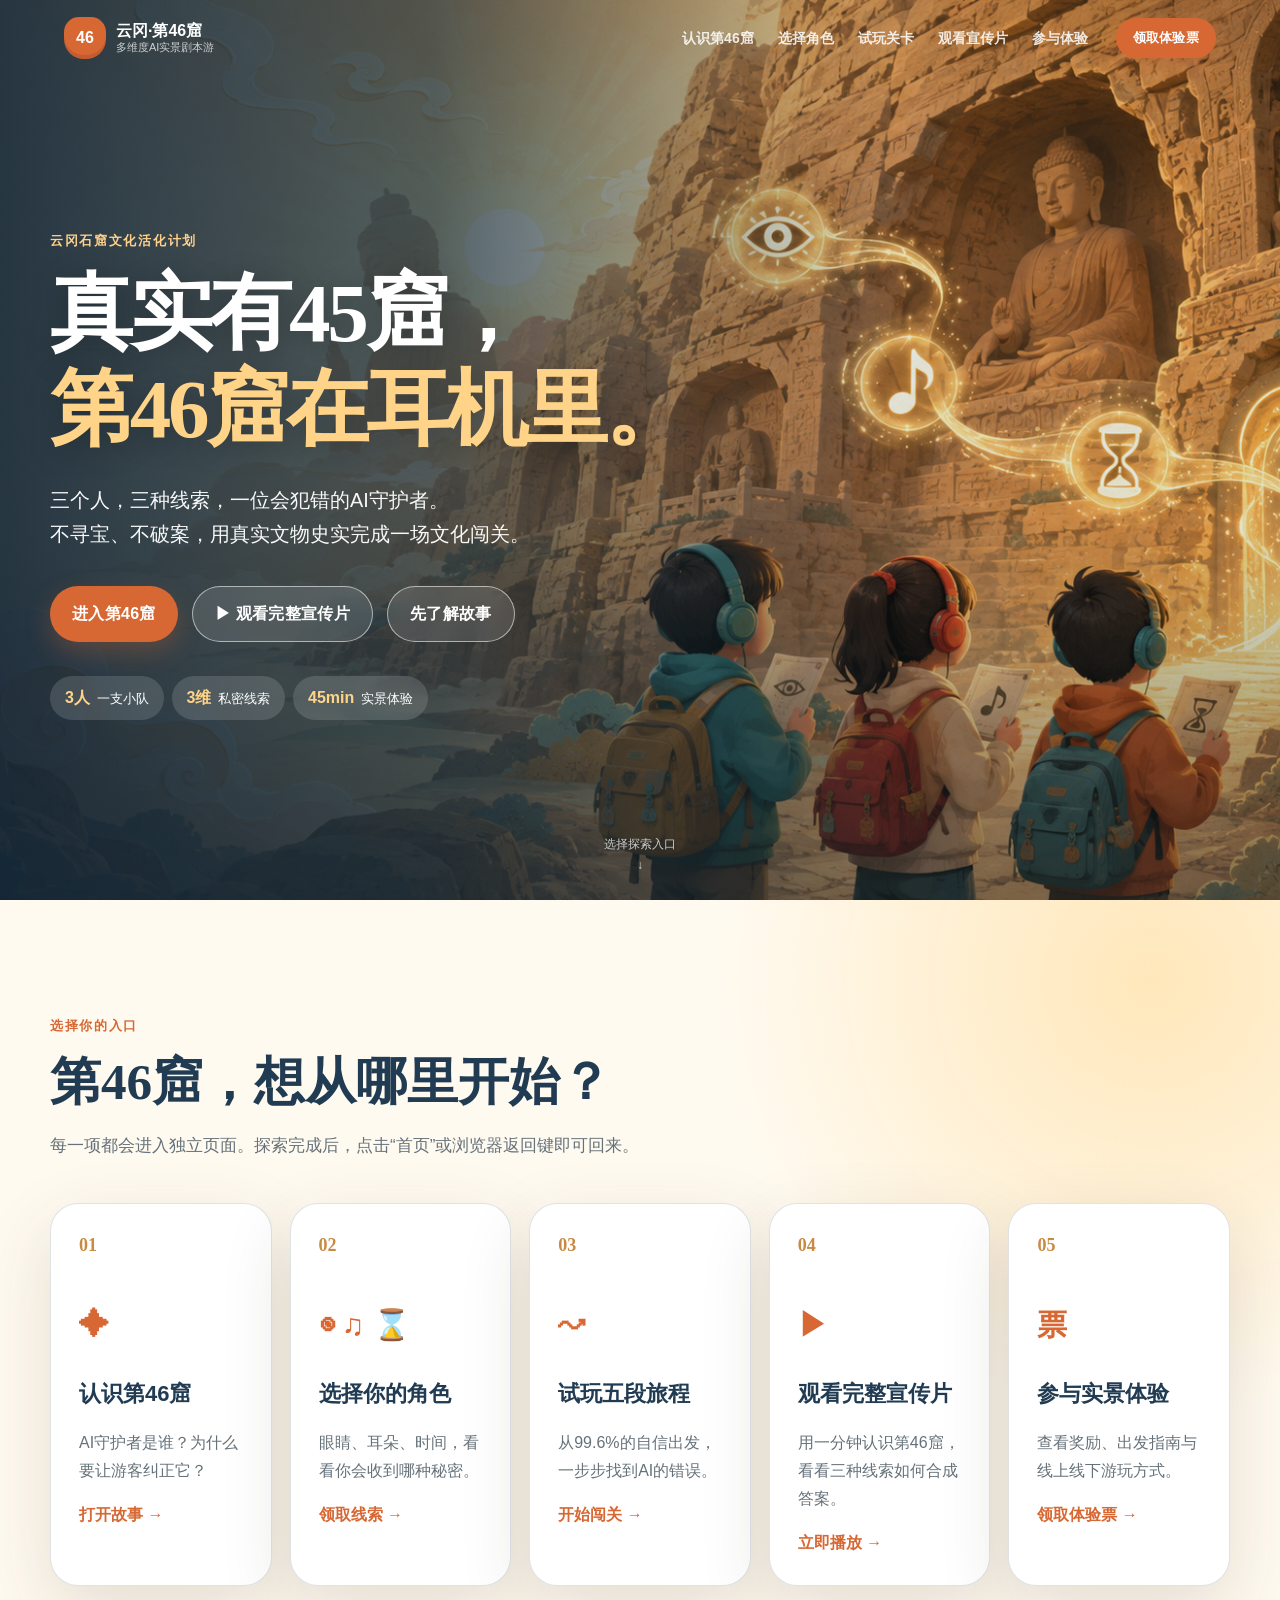
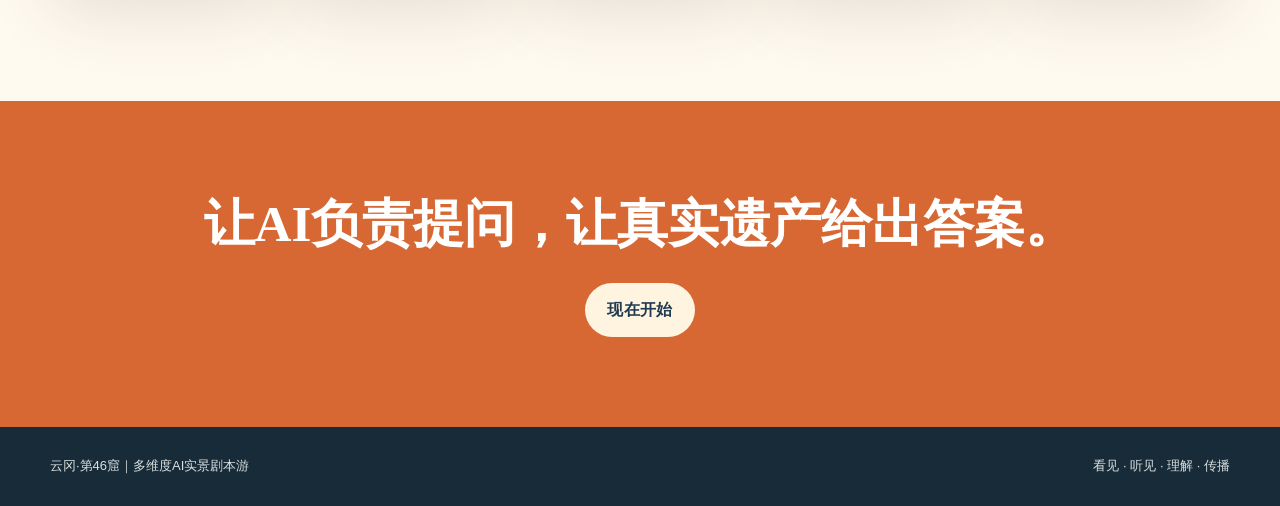
<file: index.html>
<!doctype html>
<html lang="zh-CN">
<head>
  <meta charset="utf-8"><meta name="viewport" content="width=device-width, initial-scale=1">
  <meta name="theme-color" content="#d76834"><meta name="description" content="云冈·第46窟——多维度AI实景剧本游">
  <title>云冈·第46窟｜首页</title><link rel="stylesheet" href="styles.css">
</head>
<body class="home-page">
  <header class="topbar" id="topbar">
    <a class="brand" href="index.html"><span class="brand-mark">46</span><span><b>云冈·第46窟</b><small>多维度AI实景剧本游</small></span></a>
    <button class="menu-button" id="menuButton" aria-expanded="false" aria-controls="mainNav">菜单</button>
    <nav id="mainNav"><a href="idea.html">认识第46窟</a><a href="roles.html">选择角色</a><a href="journey.html">试玩关卡</a><a href="video.html">观看宣传片</a><a href="experience.html">参与体验</a></nav>
    <a class="pill small primary" href="experience.html">领取体验票</a>
  </header>
  <main>
    <section class="hero" aria-labelledby="heroTitle"><div class="hero-image" role="img" aria-label="三位戴耳机的少年在云冈石窟前寻找线索"></div><div class="hero-wash"></div>
      <div class="hero-content"><p class="eyebrow">云冈石窟文化活化计划</p><h1 id="heroTitle">真实有45窟，<br><span>第46窟在耳机里。</span></h1><p class="hero-lead">三个人，三种线索，一位会犯错的AI守护者。<br>不寻宝、不破案，用真实文物史实完成一场文化闯关。</p>
        <div class="hero-actions"><a class="pill primary" href="journey.html">进入第46窟</a><a class="pill ghost" href="video.html">▶ 观看完整宣传片</a><a class="pill ghost" href="idea.html">先了解故事</a></div><div class="hero-stats"><span><b>3人</b> 一支小队</span><span><b>3维</b> 私密线索</span><span><b>45min</b> 实景体验</span></div></div>
      <a class="scroll-cue" href="#choose">选择探索入口 <span>↓</span></a>
    </section>
    <section class="section home-choose" id="choose"><div class="section-heading"><p class="eyebrow">选择你的入口</p><h2>第46窟，想从哪里开始？</h2><p>每一项都会进入独立页面。探索完成后，点击“首页”或浏览器返回键即可回来。</p></div>
      <div class="portal-grid">
        <a class="portal-card" href="idea.html"><span>01</span><div class="portal-icon">✦</div><h3>认识第46窟</h3><p>AI守护者是谁？为什么要让游客纠正它？</p><b>打开故事 →</b></a>
        <a class="portal-card" href="roles.html"><span>02</span><div class="portal-icon">◉ ♫ ⌛</div><h3>选择你的角色</h3><p>眼睛、耳朵、时间，看看你会收到哪种秘密。</p><b>领取线索 →</b></a>
        <a class="portal-card" href="journey.html"><span>03</span><div class="portal-icon">↝</div><h3>试玩五段旅程</h3><p>从99.6%的自信出发，一步步找到AI的错误。</p><b>开始闯关 →</b></a>
        <a class="portal-card" href="video.html"><span>04</span><div class="portal-icon">▶</div><h3>观看完整宣传片</h3><p>用一分钟认识第46窟，看看三种线索如何合成答案。</p><b>立即播放 →</b></a>
        <a class="portal-card" href="experience.html"><span>05</span><div class="portal-icon">票</div><h3>参与实景体验</h3><p>查看奖励、出发指南与线上线下游玩方式。</p><b>领取体验票 →</b></a>
      </div>
    </section>
    <section class="home-manifesto"><p>让AI负责提问，让真实遗产给出答案。</p><a class="pill light" href="journey.html">现在开始</a></section>
  </main>
  <footer><span>云冈·第46窟｜多维度AI实景剧本游</span><span>看见 · 听见 · 理解 · 传播</span></footer><script src="script.js"></script>
</body></html>
</file>
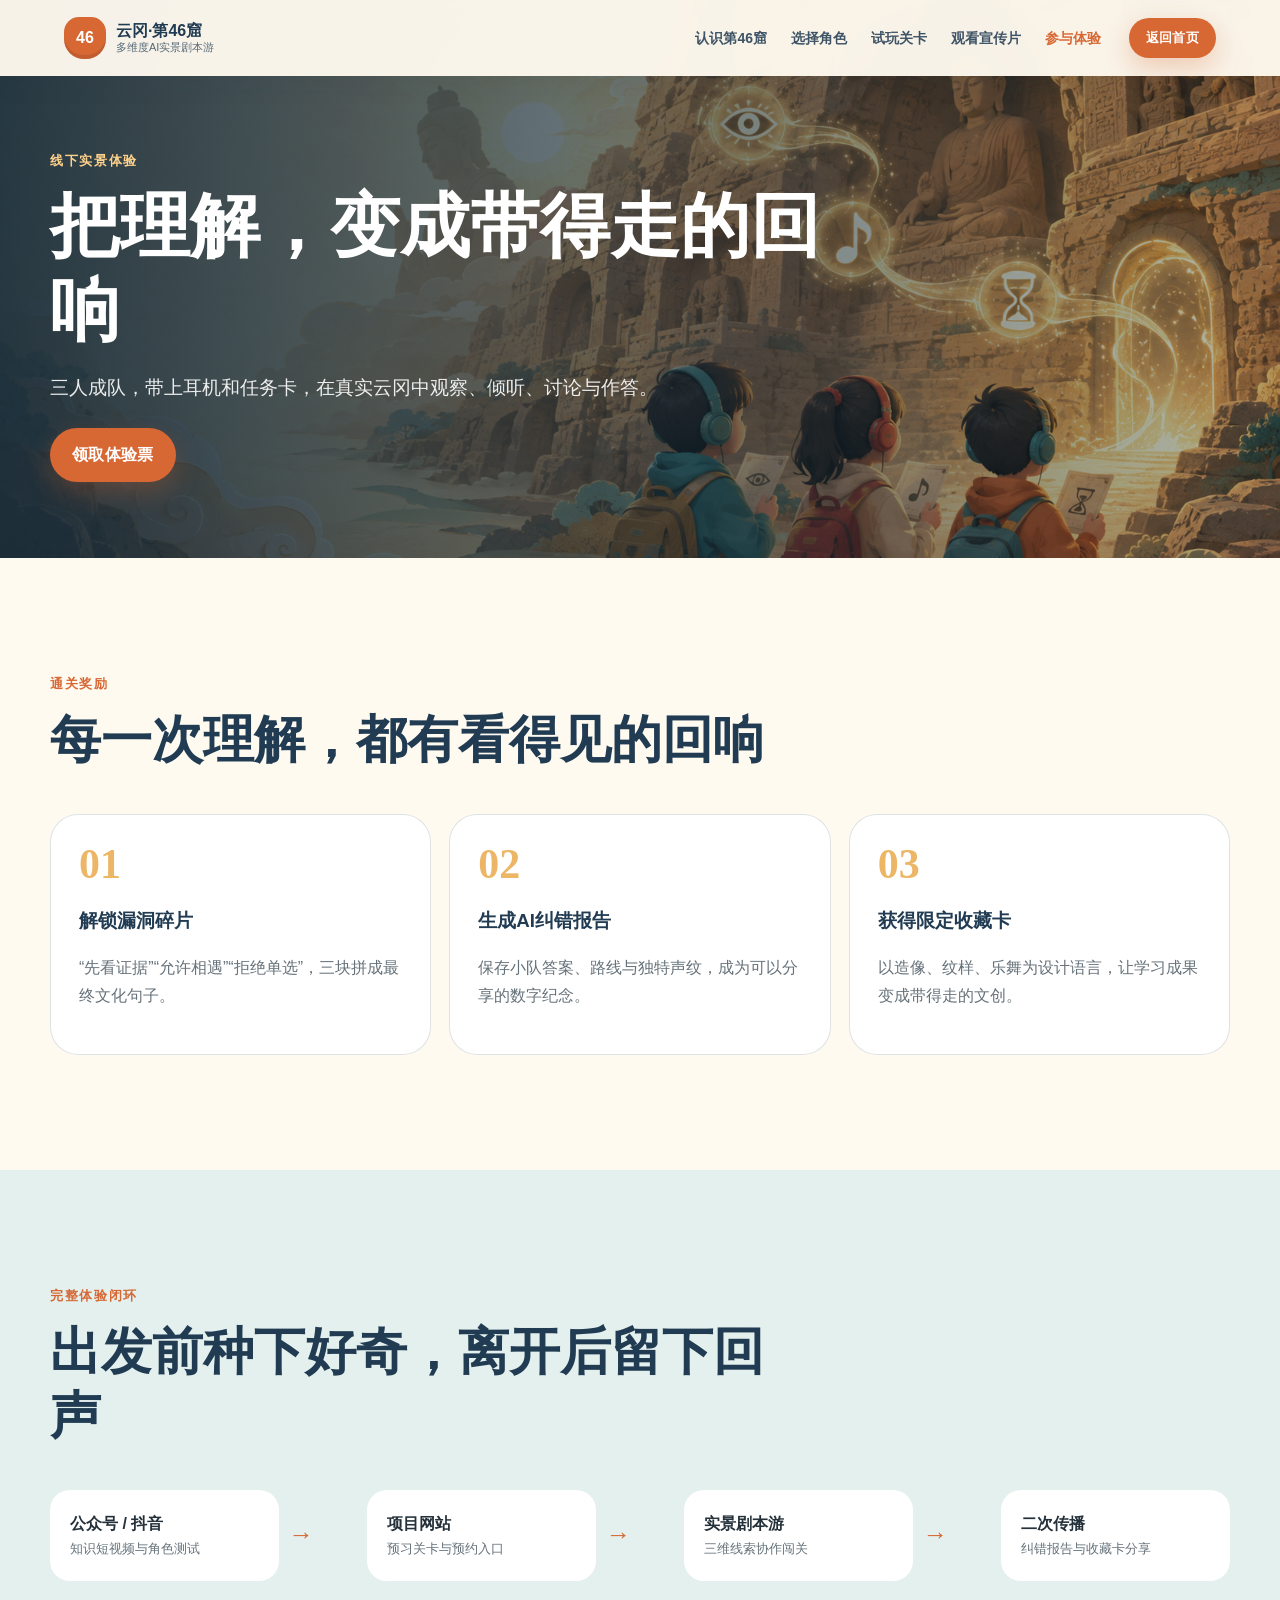
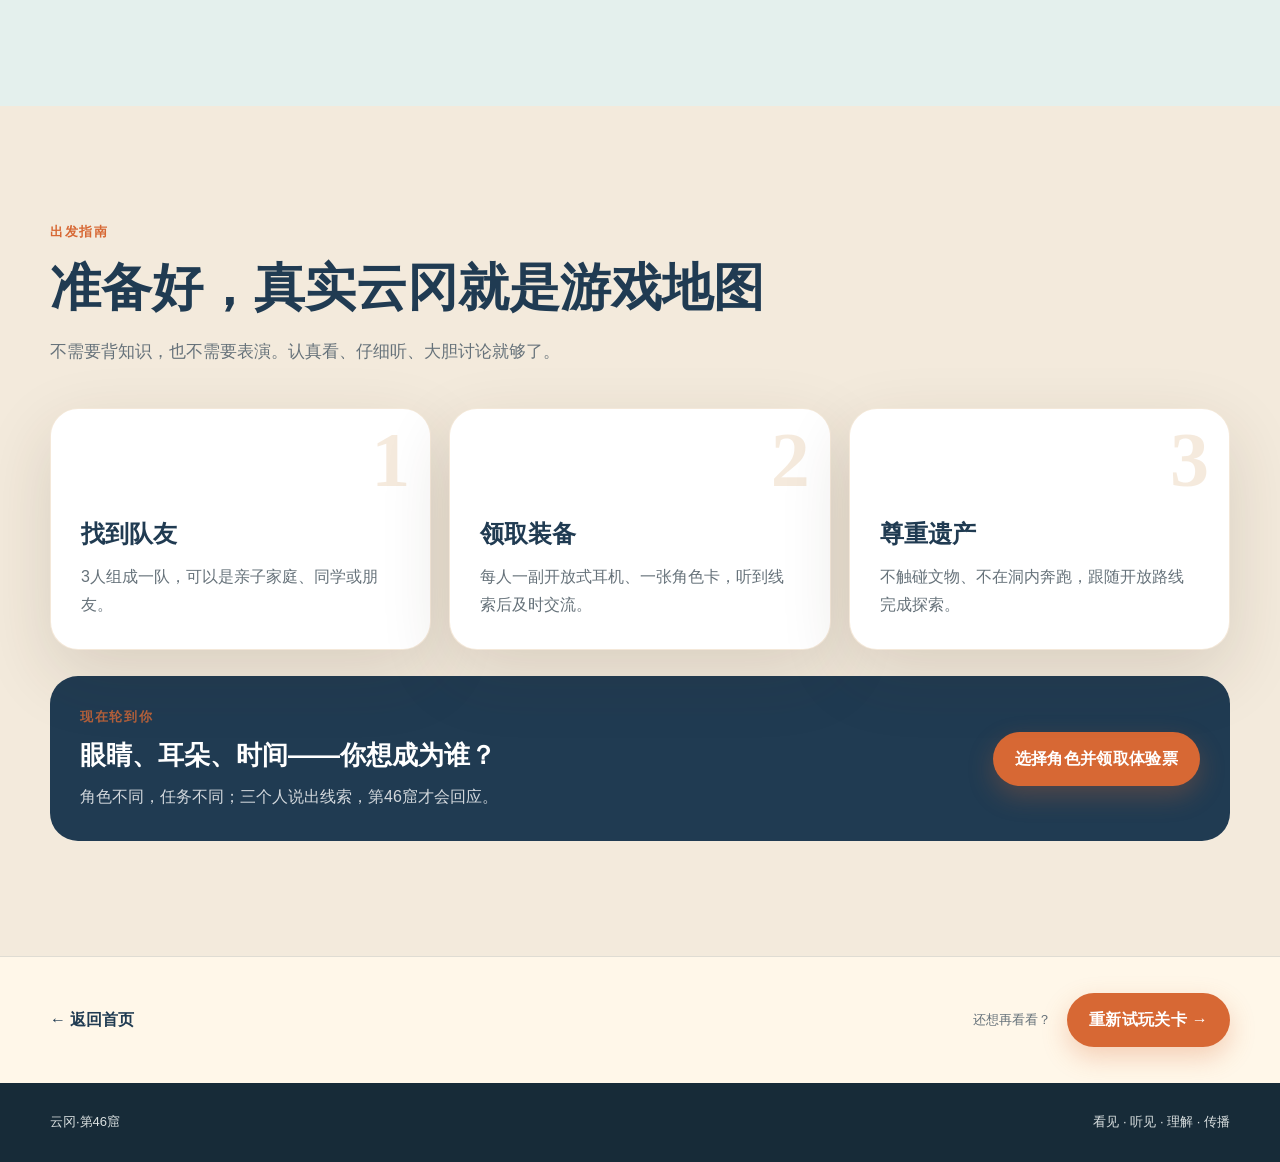
<file: experience.html>
<!doctype html><html lang="zh-CN"><head><meta charset="utf-8"><meta name="viewport" content="width=device-width, initial-scale=1"><title>参与体验｜云冈·第46窟</title><link rel="stylesheet" href="styles.css"></head>
<body class="inner-page"><header class="topbar solid" id="topbar"><a class="brand" href="index.html"><span class="brand-mark">46</span><span><b>云冈·第46窟</b><small>多维度AI实景剧本游</small></span></a><button class="menu-button" id="menuButton" aria-expanded="false" aria-controls="mainNav">菜单</button><nav id="mainNav"><a href="idea.html">认识第46窟</a><a href="roles.html">选择角色</a><a href="journey.html">试玩关卡</a><a href="video.html">观看宣传片</a><a class="active" href="experience.html">参与体验</a></nav><a class="pill small primary" href="index.html">返回首页</a></header>
<main><section class="page-hero experience-hero"><div><p class="eyebrow">线下实景体验</p><h1>把理解，变成带得走的回响</h1><p>三人成队，带上耳机和任务卡，在真实云冈中观察、倾听、讨论与作答。</p><button class="pill primary" data-open-booking>领取体验票</button></div></section>
<section class="section rewards-section"><div class="section-heading"><p class="eyebrow">通关奖励</p><h2>每一次理解，都有看得见的回响</h2></div><div class="reward-grid"><article class="reward"><span>01</span><div><h3>解锁漏洞碎片</h3><p>“先看证据”“允许相遇”“拒绝单选”，三块拼成最终文化句子。</p></div></article><article class="reward"><span>02</span><div><h3>生成AI纠错报告</h3><p>保存小队答案、路线与独特声纹，成为可以分享的数字纪念。</p></div></article><article class="reward"><span>03</span><div><h3>获得限定收藏卡</h3><p>以造像、纹样、乐舞为设计语言，让学习成果变成带得走的文创。</p></div></article></div></section>
<section class="section media-section"><div class="section-heading"><p class="eyebrow">完整体验闭环</p><h2>出发前种下好奇，离开后留下回声</h2></div><div class="loop"><div><b>公众号 / 抖音</b><span>知识短视频与角色测试</span></div><i>→</i><div><b>项目网站</b><span>预习关卡与预约入口</span></div><i>→</i><div><b>实景剧本游</b><span>三维线索协作闯关</span></div><i>→</i><div><b>二次传播</b><span>纠错报告与收藏卡分享</span></div></div></section>
<section class="section prepare-section"><div class="section-heading"><p class="eyebrow">出发指南</p><h2>准备好，真实云冈就是游戏地图</h2><p>不需要背知识，也不需要表演。认真看、仔细听、大胆讨论就够了。</p></div><div class="prepare-grid"><article class="prepare-card"><span>1</span><h3>找到队友</h3><p>3人组成一队，可以是亲子家庭、同学或朋友。</p></article><article class="prepare-card"><span>2</span><h3>领取装备</h3><p>每人一副开放式耳机、一张角色卡，听到线索后及时交流。</p></article><article class="prepare-card"><span>3</span><h3>尊重遗产</h3><p>不触碰文物、不在洞内奔跑，跟随开放路线完成探索。</p></article></div><div class="ready-cta"><div><p class="eyebrow">现在轮到你</p><h3>眼睛、耳朵、时间——你想成为谁？</h3><p>角色不同，任务不同；三个人说出线索，第46窟才会回应。</p></div><button class="pill primary" data-open-booking>选择角色并领取体验票</button></div></section>
<section class="page-next"><a href="index.html">← 返回首页</a><div><span>还想再看看？</span><a class="pill primary" href="journey.html">重新试玩关卡 →</a></div></section></main>
<footer><span>云冈·第46窟</span><span>看见 · 听见 · 理解 · 传播</span></footer>
<dialog class="booking-dialog" id="bookingDialog" aria-labelledby="bookingTitle"><button class="dialog-close" data-close-dialog>×</button><p class="eyebrow">体验票</p><h2 id="bookingTitle">选择你在第46窟中的身份</h2><p>这是网站体验入口，不会收集或提交真实个人信息。</p><div class="booking-options"><button class="active">眼睛</button><button>耳朵</button><button>时间</button></div><label>选择体验时段<select><option>上午 09:30</option><option>下午 14:00</option><option>傍晚 16:30</option></select></label><button class="pill primary full" id="confirmBooking">生成体验票</button><div class="ticket" id="ticket" hidden><b>第46窟 · 体验票</b><span>3人小队｜请带上好奇心</span><em>NO. YG-046</em></div></dialog>
<script src="script.js"></script></body></html>
</file>
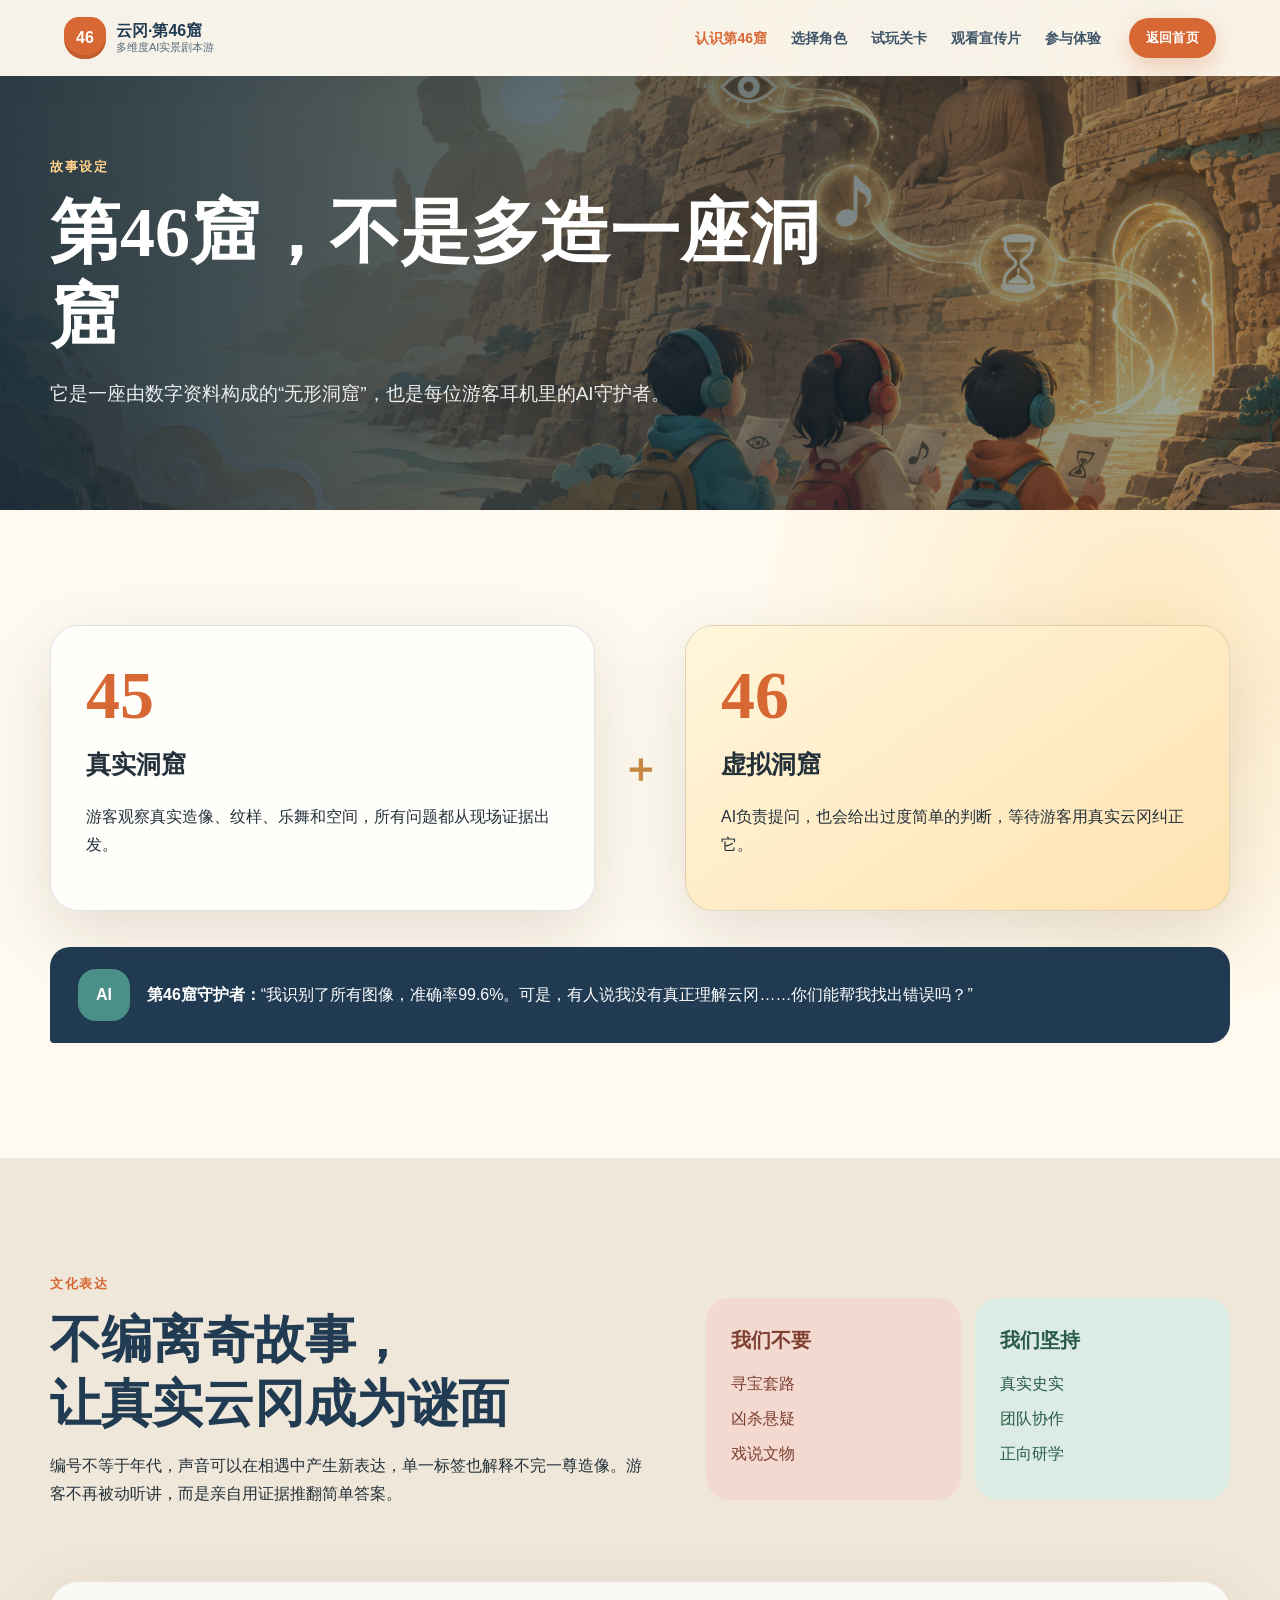
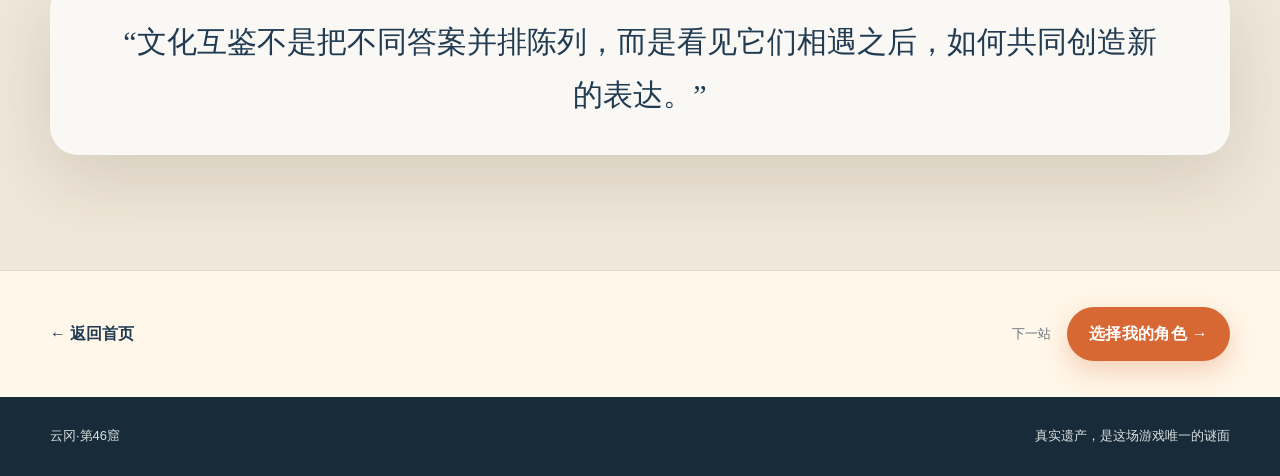
<file: idea.html>
<!doctype html><html lang="zh-CN"><head><meta charset="utf-8"><meta name="viewport" content="width=device-width, initial-scale=1"><title>认识第46窟｜云冈·第46窟</title><link rel="stylesheet" href="styles.css"></head>
<body class="inner-page"><header class="topbar solid" id="topbar"><a class="brand" href="index.html"><span class="brand-mark">46</span><span><b>云冈·第46窟</b><small>多维度AI实景剧本游</small></span></a><button class="menu-button" id="menuButton" aria-expanded="false" aria-controls="mainNav">菜单</button><nav id="mainNav"><a class="active" href="idea.html">认识第46窟</a><a href="roles.html">选择角色</a><a href="journey.html">试玩关卡</a><a href="video.html">观看宣传片</a><a href="experience.html">参与体验</a></nav><a class="pill small primary" href="index.html">返回首页</a></header>
<main><section class="page-hero idea-hero"><div><p class="eyebrow">故事设定</p><h1>第46窟，不是多造一座洞窟</h1><p>它是一座由数字资料构成的“无形洞窟”，也是每位游客耳机里的AI守护者。</p></div></section>
<section class="section story"><div class="story-grid"><article class="story-card"><span class="big-number">45</span><h3>真实洞窟</h3><p>游客观察真实造像、纹样、乐舞和空间，所有问题都从现场证据出发。</p></article><div class="plus">＋</div><article class="story-card glow"><span class="big-number">46</span><h3>虚拟洞窟</h3><p>AI负责提问，也会给出过度简单的判断，等待游客用真实云冈纠正它。</p></article></div><div class="ai-bubble"><div class="ai-avatar">AI</div><p><b>第46窟守护者：</b>“我识别了所有图像，准确率99.6%。可是，有人说我没有真正理解云冈……你们能帮我找出错误吗？”</p></div></section>
<section class="section truth-section"><div class="split-panel"><div><p class="eyebrow">文化表达</p><h2>不编离奇故事，<br>让真实云冈成为谜面</h2><p>编号不等于年代，声音可以在相遇中产生新表达，单一标签也解释不完一尊造像。游客不再被动听讲，而是亲自用证据推翻简单答案。</p></div><div class="do-dont"><div class="dont"><b>我们不要</b><span>寻宝套路</span><span>凶杀悬疑</span><span>戏说文物</span></div><div class="do"><b>我们坚持</b><span>真实史实</span><span>团队协作</span><span>正向研学</span></div></div></div><blockquote class="quote">“文化互鉴不是把不同答案并排陈列，而是看见它们相遇之后，如何共同创造新的表达。”</blockquote></section>
<section class="page-next"><a href="index.html">← 返回首页</a><div><span>下一站</span><a class="pill primary" href="roles.html">选择我的角色 →</a></div></section></main><footer><span>云冈·第46窟</span><span>真实遗产，是这场游戏唯一的谜面</span></footer><script src="script.js"></script></body></html>
</file>
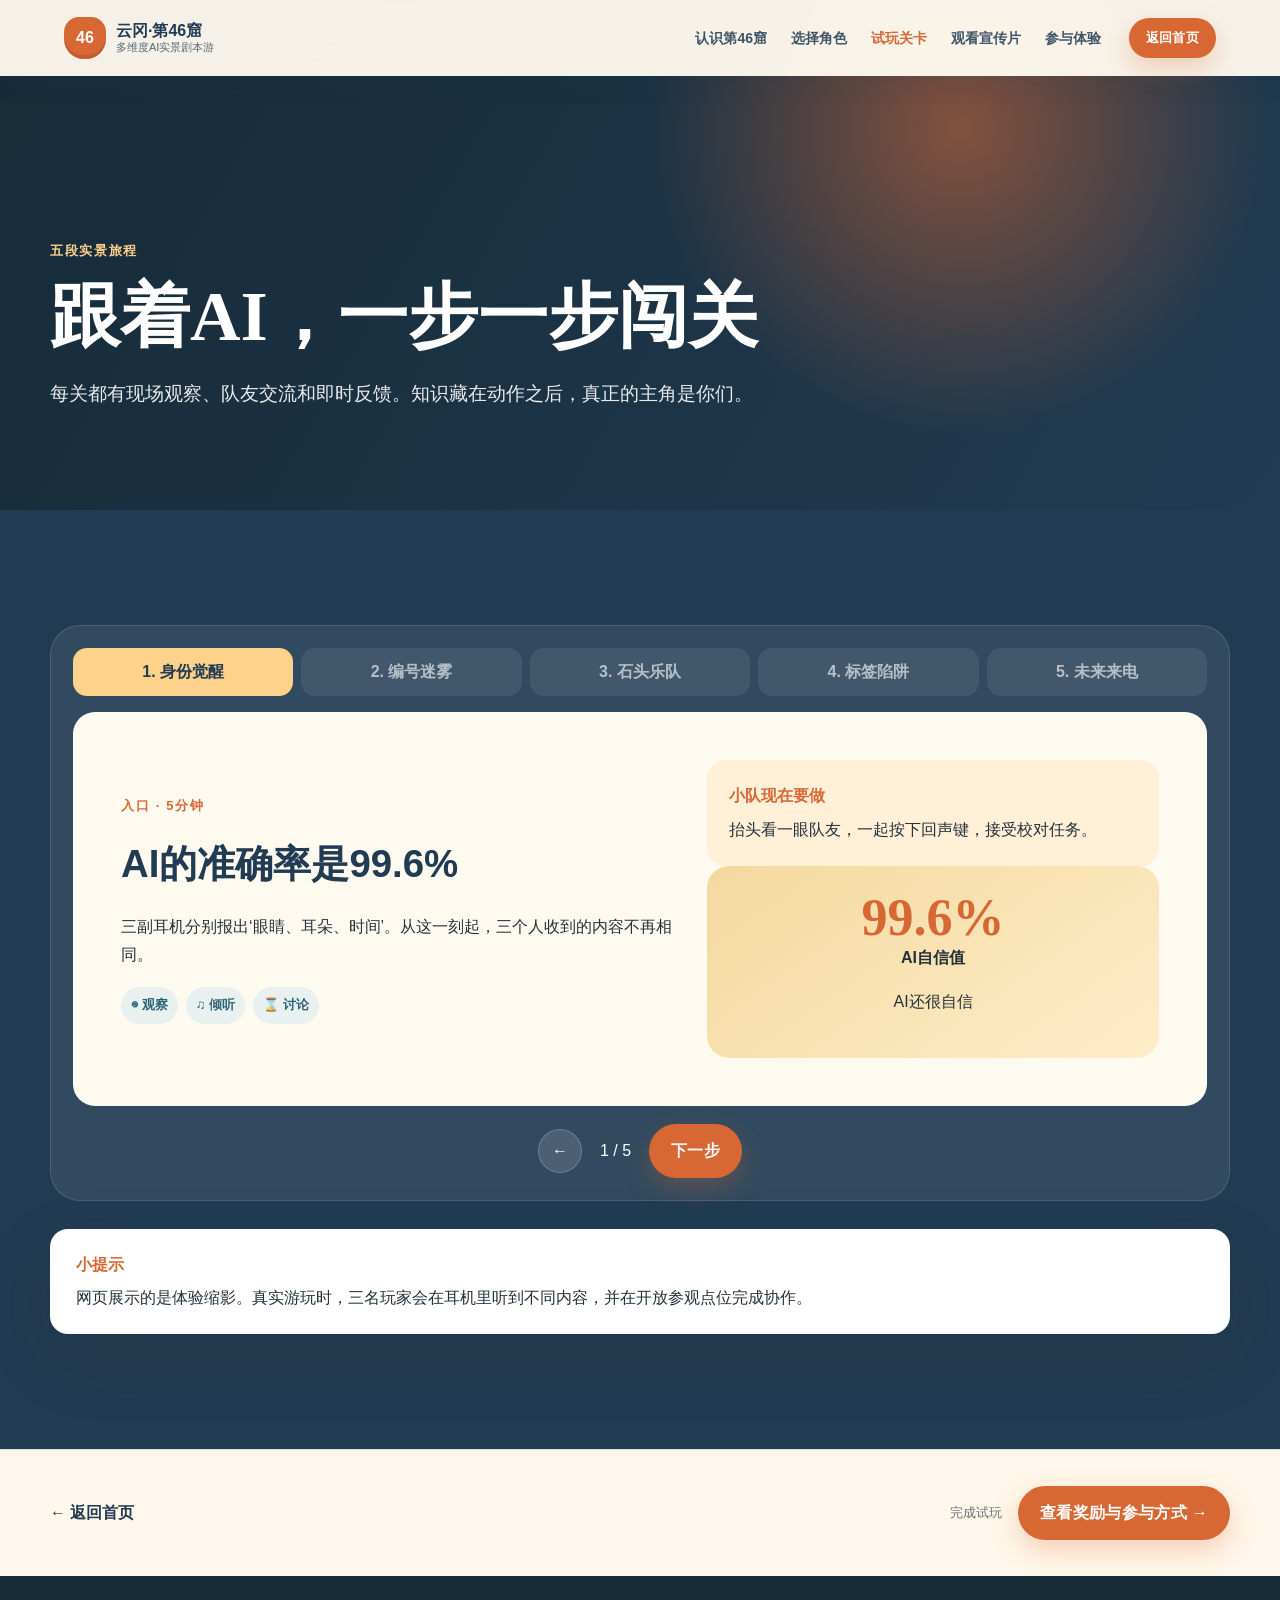
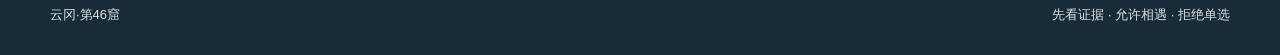
<file: journey.html>
<!doctype html><html lang="zh-CN"><head><meta charset="utf-8"><meta name="viewport" content="width=device-width, initial-scale=1"><title>试玩关卡｜云冈·第46窟</title><link rel="stylesheet" href="styles.css"></head>
<body class="inner-page journey-page"><header class="topbar solid" id="topbar"><a class="brand" href="index.html"><span class="brand-mark">46</span><span><b>云冈·第46窟</b><small>多维度AI实景剧本游</small></span></a><button class="menu-button" id="menuButton" aria-expanded="false" aria-controls="mainNav">菜单</button><nav id="mainNav"><a href="idea.html">认识第46窟</a><a href="roles.html">选择角色</a><a class="active" href="journey.html">试玩关卡</a><a href="video.html">观看宣传片</a><a href="experience.html">参与体验</a></nav><a class="pill small primary" href="index.html">返回首页</a></header>
<main><section class="page-hero journey-hero"><div><p class="eyebrow">五段实景旅程</p><h1>跟着AI，一步一步闯关</h1><p>每关都有现场观察、队友交流和即时反馈。知识藏在动作之后，真正的主角是你们。</p></div></section>
<section class="section journey-section"><div class="journey-shell"><div class="journey-steps" id="journeySteps"></div><article class="journey-card" id="journeyCard" aria-live="polite"></article><div class="journey-nav"><button class="round-button" id="prevJourney">←</button><span id="journeyCount">1 / 5</span><button class="pill primary" id="nextJourney">下一步</button></div></div><div class="journey-tip"><span>小提示</span><p>网页展示的是体验缩影。真实游玩时，三名玩家会在耳机里听到不同内容，并在开放参观点位完成协作。</p></div></section>
<section class="page-next"><a href="index.html">← 返回首页</a><div><span>完成试玩</span><a class="pill primary" href="experience.html">查看奖励与参与方式 →</a></div></section></main><footer><span>云冈·第46窟</span><span>先看证据 · 允许相遇 · 拒绝单选</span></footer><script src="script.js"></script></body></html>
</file>
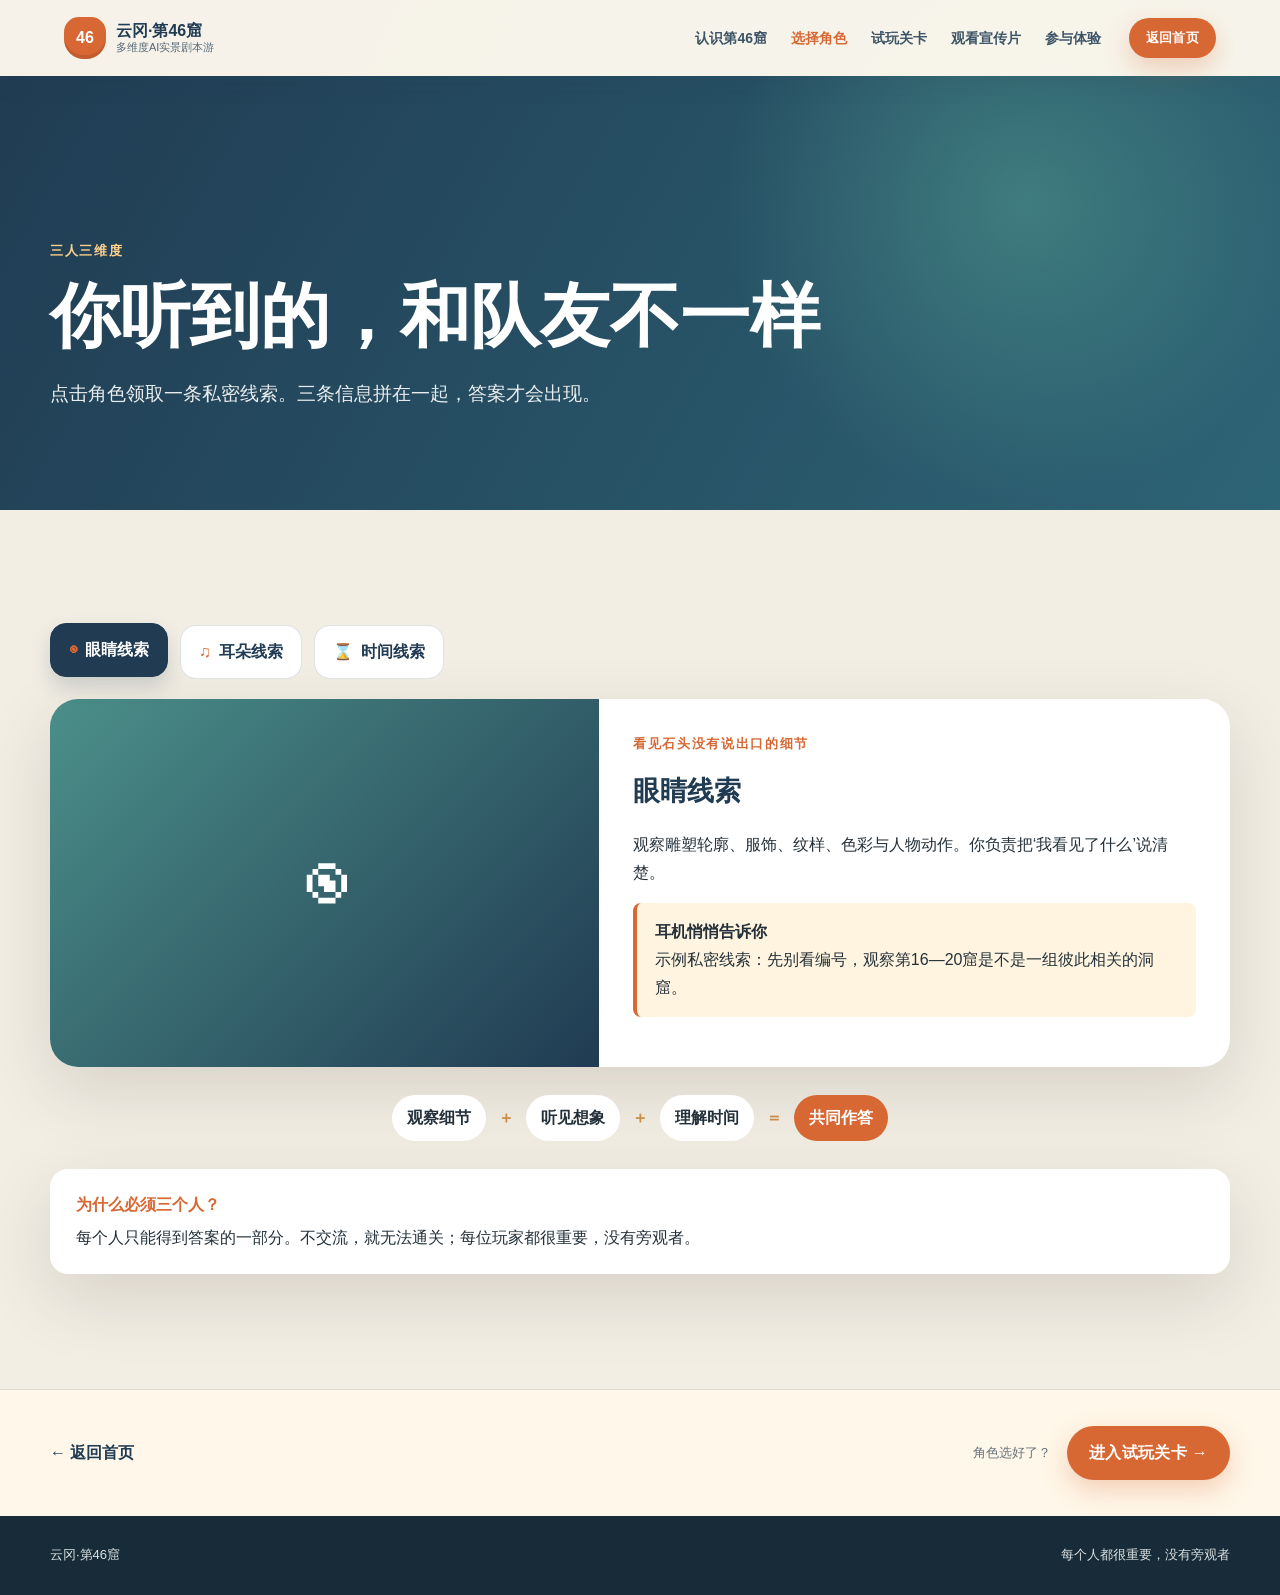
<file: roles.html>
<!doctype html><html lang="zh-CN"><head><meta charset="utf-8"><meta name="viewport" content="width=device-width, initial-scale=1"><title>选择角色｜云冈·第46窟</title><link rel="stylesheet" href="styles.css"></head>
<body class="inner-page"><header class="topbar solid" id="topbar"><a class="brand" href="index.html"><span class="brand-mark">46</span><span><b>云冈·第46窟</b><small>多维度AI实景剧本游</small></span></a><button class="menu-button" id="menuButton" aria-expanded="false" aria-controls="mainNav">菜单</button><nav id="mainNav"><a href="idea.html">认识第46窟</a><a class="active" href="roles.html">选择角色</a><a href="journey.html">试玩关卡</a><a href="video.html">观看宣传片</a><a href="experience.html">参与体验</a></nav><a class="pill small primary" href="index.html">返回首页</a></header>
<main><section class="page-hero roles-hero"><div><p class="eyebrow">三人三维度</p><h1>你听到的，和队友不一样</h1><p>点击角色领取一条私密线索。三条信息拼在一起，答案才会出现。</p></div></section>
<section class="section roles-section"><div class="role-tabs" role="tablist"><button class="role-tab active" role="tab" aria-selected="true" data-role="eye"><span>◉</span>眼睛线索</button><button class="role-tab" role="tab" aria-selected="false" data-role="ear"><span>♫</span>耳朵线索</button><button class="role-tab" role="tab" aria-selected="false" data-role="time"><span>⌛</span>时间线索</button></div><div class="role-stage" id="roleStage" aria-live="polite"></div><div class="combine-line"><span>观察细节</span><i>＋</i><span>听见想象</span><i>＋</i><span>理解时间</span><i>＝</i><b>共同作答</b></div><div class="role-rule"><b>为什么必须三个人？</b><p>每个人只能得到答案的一部分。不交流，就无法通关；每位玩家都很重要，没有旁观者。</p></div></section>
<section class="page-next"><a href="index.html">← 返回首页</a><div><span>角色选好了？</span><a class="pill primary" href="journey.html">进入试玩关卡 →</a></div></section></main><footer><span>云冈·第46窟</span><span>每个人都很重要，没有旁观者</span></footer><script src="script.js"></script></body></html>
</file>
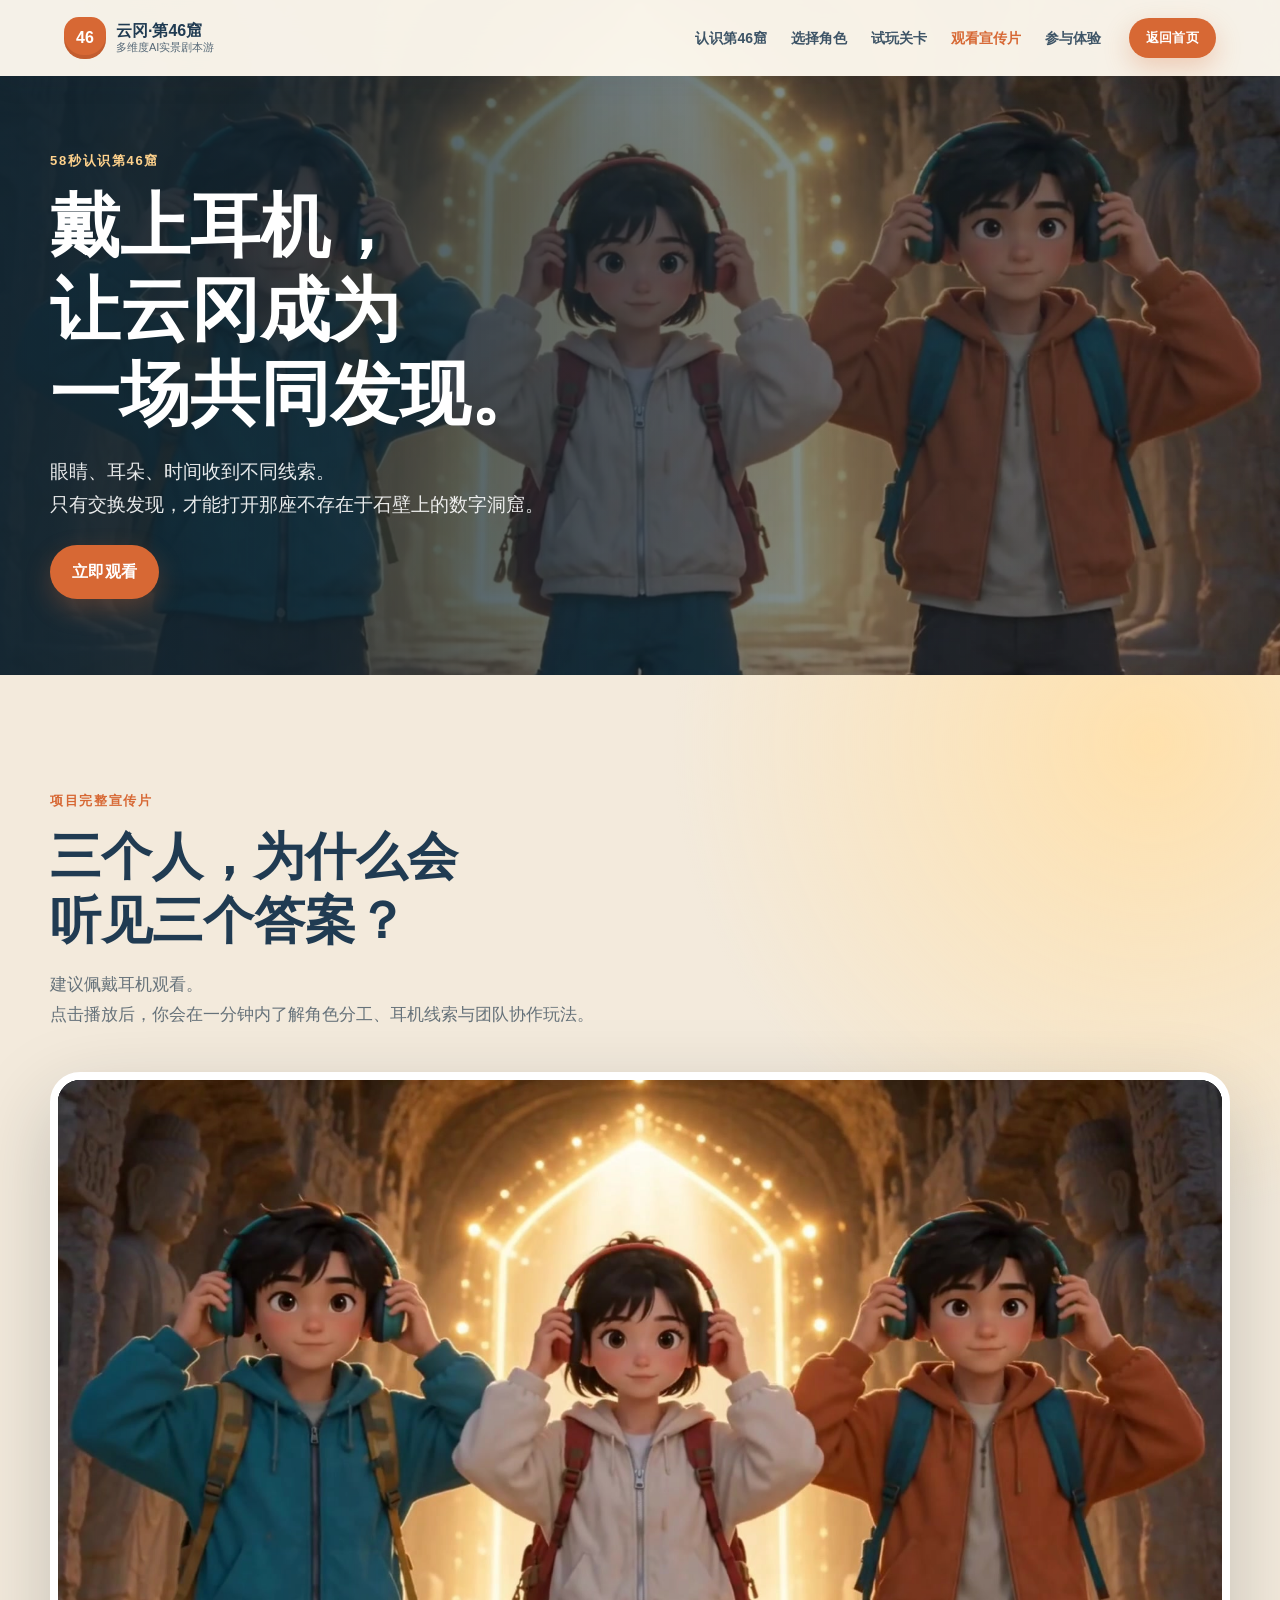
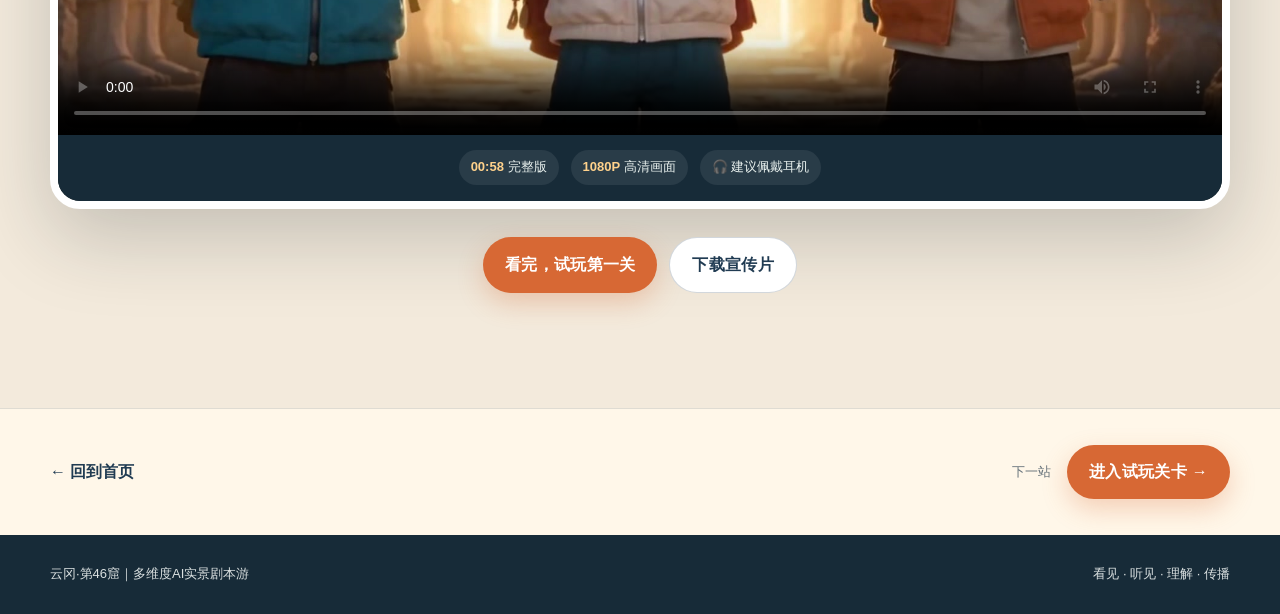
<file: video.html>
<!doctype html>
<html lang="zh-CN">
<head>
  <meta charset="utf-8"><meta name="viewport" content="width=device-width, initial-scale=1">
  <meta name="theme-color" content="#d76834"><meta name="description" content="观看《云冈·第46窟》多维度AI实景剧本游完整宣传片">
  <title>云冈·第46窟｜完整宣传片</title><link rel="stylesheet" href="styles.css">
</head>
<body class="inner-page video-page">
  <header class="topbar solid" id="topbar">
    <a class="brand" href="index.html"><span class="brand-mark">46</span><span><b>云冈·第46窟</b><small>多维度AI实景剧本游</small></span></a>
    <button class="menu-button" id="menuButton" aria-expanded="false" aria-controls="mainNav">菜单</button>
    <nav id="mainNav"><a href="idea.html">认识第46窟</a><a href="roles.html">选择角色</a><a href="journey.html">试玩关卡</a><a class="active" href="video.html">观看宣传片</a><a href="experience.html">参与体验</a></nav>
    <a class="pill small primary" href="index.html">返回首页</a>
  </header>
  <main>
    <section class="page-hero video-hero">
      <div><p class="eyebrow">58秒认识第46窟</p><h1>戴上耳机，<br>让云冈成为<br>一场共同发现。</h1><p>眼睛、耳朵、时间收到不同线索。<br>只有交换发现，才能打开那座不存在于石壁上的数字洞窟。</p><a class="pill primary" href="#watch">立即观看</a></div>
    </section>
    <section class="section film-section" id="watch">
      <div class="section-heading"><p class="eyebrow">项目完整宣传片</p><h2>三个人，为什么会<br>听见三个答案？</h2><p>建议佩戴耳机观看。<br>点击播放后，你会在一分钟内了解角色分工、耳机线索与团队协作玩法。</p></div>
      <div class="film-shell">
        <video class="film-player" controls playsinline preload="metadata" poster="assets/video/yungang-cave-46-poster.jpg">
          <source src="assets/video/yungang-cave-46-film.mp4" type="video/mp4">
          你的浏览器暂不支持在线播放。请使用下方按钮下载观看。
        </video>
        <div class="film-caption"><span><b>00:58</b> 完整版</span><span><b>1080P</b> 高清画面</span><span><b>🎧</b> 建议佩戴耳机</span></div>
      </div>
      <div class="film-actions"><a class="pill primary" href="journey.html">看完，试玩第一关</a><a class="pill film-download" href="assets/video/yungang-cave-46-film.mp4" download>下载宣传片</a></div>
    </section>
    <section class="page-next"><a href="index.html">← 回到首页</a><div><span>下一站</span><a class="pill primary" href="journey.html">进入试玩关卡 →</a></div></section>
  </main>
  <footer><span>云冈·第46窟｜多维度AI实景剧本游</span><span>看见 · 听见 · 理解 · 传播</span></footer>
  <script src="script.js"></script>
</body>
</html>
</file>
<file: styles.css>
:root {
  --sand: #f4d9aa;
  --paper: #fffaf0;
  --cream: #fff4df;
  --ochre: #c98a43;
  --cinnabar: #d76834;
  --indigo: #203b52;
  --blue: #2d6475;
  --turquoise: #4b8f89;
  --ink: #24313a;
  --muted: #66727a;
  --line: rgba(32, 59, 82, .14);
  --shadow: 0 24px 70px rgba(58, 43, 28, .14);
  --radius: 28px;
}
* { box-sizing: border-box; }
html { scroll-behavior: smooth; }
body { margin: 0; color: var(--ink); background: var(--paper); font-family: "Microsoft YaHei", "PingFang SC", "Noto Sans CJK SC", sans-serif; line-height: 1.75; }
button, select { font: inherit; }
button, a { -webkit-tap-highlight-color: transparent; }
button { cursor: pointer; }
.skip-link { position: fixed; left: 16px; top: -60px; z-index: 200; padding: 10px 16px; background: white; color: var(--indigo); border-radius: 12px; }
.skip-link:focus { top: 12px; }
.topbar { height: 76px; display: flex; align-items: center; gap: 28px; padding: 0 clamp(22px, 5vw, 78px); position: fixed; inset: 0 0 auto 0; z-index: 100; transition: .3s; color: white; }
.topbar.scrolled { color: var(--indigo); background: rgba(255, 250, 240, .9); box-shadow: 0 6px 28px rgba(36,49,58,.08); backdrop-filter: blur(16px); }
.brand { color: inherit; text-decoration: none; display: flex; align-items: center; gap: 10px; margin-right: auto; }
.brand-mark { width: 42px; height: 42px; border-radius: 15px 15px 20px 20px; display: grid; place-items: center; background: var(--cinnabar); color: white; font-weight: 900; box-shadow: inset 0 -4px rgba(91,42,21,.16); }
.brand b, .brand small { display: block; line-height: 1.25; }.brand small { font-size: 11px; opacity: .75; }
nav { display: flex; gap: 24px; } nav a { color: inherit; text-decoration: none; font-size: 14px; font-weight: 700; opacity: .86; } nav a:hover { opacity: 1; color: var(--cinnabar); }
nav a.active { color: var(--cinnabar); opacity: 1; }
.menu-button { display: none; background: none; border: 0; color: inherit; }
.pill { border: 0; border-radius: 999px; padding: 13px 22px; font-weight: 800; letter-spacing: .02em; transition: transform .2s, box-shadow .2s, background .2s; text-decoration: none; display: inline-flex; align-items: center; justify-content: center; }
.pill:hover { transform: translateY(-2px); }.pill.primary { color: white; background: var(--cinnabar); box-shadow: 0 10px 26px rgba(215,104,52,.28); }.pill.ghost { color: white; border: 1px solid rgba(255,255,255,.55); background: rgba(255,255,255,.12); backdrop-filter: blur(10px); }.pill.light { background: var(--cream); color: var(--indigo); }.pill.small { padding: 9px 17px; font-size: 13px; }.pill.full { width: 100%; }
.topbar.scrolled .pill.small { color: white; }
.hero { min-height: 100svh; position: relative; display: flex; align-items: center; overflow: hidden; color: white; }
.hero-image { position: absolute; inset: 0; background: url("assets/yungang-hero.png") center / cover no-repeat; transform: scale(1.015); }
.hero-wash { position: absolute; inset: 0; background: linear-gradient(90deg, rgba(20,39,55,.92) 0%, rgba(25,45,58,.74) 34%, rgba(25,45,58,.12) 70%), linear-gradient(0deg, rgba(22,35,40,.45), transparent 42%); }
.hero-content { position: relative; z-index: 2; width: min(1180px, calc(100% - 44px)); margin: auto; padding: 120px 0 70px; }
.eyebrow { color: var(--cinnabar); font-weight: 900; letter-spacing: .13em; text-transform: uppercase; font-size: 13px; margin: 0 0 12px; }
.hero .eyebrow { color: #ffd28c; }.hero h1 { font-family: SimSun, STSong, serif; font-size: clamp(45px, 6.5vw, 86px); line-height: 1.16; margin: 0 0 25px; letter-spacing: -.04em; text-shadow: 0 6px 30px rgba(0,0,0,.24); }.hero h1 span { color: #ffd488; }
.hero-lead { font-size: clamp(17px, 1.55vw, 22px); max-width: 670px; opacity: .96; }.hero-actions { display: flex; gap: 14px; margin: 34px 0; flex-wrap: wrap; }.hero-stats { display: flex; gap: 8px; flex-wrap: wrap; }.hero-stats span { padding: 8px 15px; border-radius: 999px; background: rgba(255,255,255,.14); backdrop-filter: blur(8px); font-size: 13px; }.hero-stats b { color: #ffd488; font-size: 16px; margin-right: 3px; }
.scroll-cue { position: absolute; bottom: 24px; left: 50%; translate: -50%; z-index: 3; font-size: 12px; opacity: .75; }.scroll-cue span { display: block; text-align: center; animation: bob 1.5s infinite; } @keyframes bob { 50% { transform: translateY(6px); } }
.scroll-cue { color: white; text-decoration: none; }
.section { padding: clamp(78px, 9vw, 132px) max(22px, calc((100vw - 1180px)/2)); position: relative; }
.section-heading { max-width: 760px; margin-bottom: 42px; }.section h2, .closing h2 { color: var(--indigo); font-family: SimSun, STSong, serif; font-size: clamp(31px, 4vw, 52px); line-height: 1.25; margin: 0 0 16px; }.section-heading > p:last-child { color: var(--muted); font-size: 17px; }
.story { background: radial-gradient(circle at 90% 18%, #ffeac2, transparent 32%), var(--paper); }.story-grid { display: grid; grid-template-columns: 1fr auto 1fr; align-items: center; gap: 25px; }.story-card { min-height: 280px; padding: 35px; border: 1px solid var(--line); background: rgba(255,255,255,.75); border-radius: var(--radius); box-shadow: var(--shadow); }.story-card.glow { background: linear-gradient(145deg, #fff6db, #ffe2b1); }.big-number { font: 900 68px/1 Georgia, serif; color: var(--cinnabar); }.story-card h3 { font-size: 25px; margin: 14px 0 5px; }.plus { color: var(--ochre); font-size: 40px; font-weight: 900; }.ai-bubble { margin-top: 36px; display: flex; gap: 17px; align-items: center; padding: 22px 28px; border-radius: 20px 20px 20px 4px; color: white; background: var(--indigo); }.ai-bubble p { margin: 0; }.ai-avatar { flex: 0 0 52px; height: 52px; border-radius: 18px; display: grid; place-items: center; background: var(--turquoise); font-weight: 900; }
.roles-section { background: #f2eee4; }.role-tabs { display: flex; gap: 12px; flex-wrap: wrap; margin-bottom: 20px; }.role-tab { border: 1px solid var(--line); background: white; border-radius: 16px; padding: 12px 18px; color: var(--indigo); font-weight: 800; }.role-tab span { margin-right: 8px; color: var(--cinnabar); }.role-tab.active { color: white; border-color: var(--indigo); background: var(--indigo); transform: translateY(-2px); box-shadow: 0 10px 20px rgba(32,59,82,.18); }.role-stage { min-height: 260px; display: grid; grid-template-columns: 1fr 1.15fr; background: white; border-radius: var(--radius); overflow: hidden; box-shadow: var(--shadow); }.role-visual { min-height: 250px; display: grid; place-items: center; font-size: 92px; color: white; background: linear-gradient(135deg, var(--turquoise), var(--indigo)); }.role-copy { padding: 34px; }.role-copy h3 { color: var(--indigo); font-size: 27px; margin: 0 0 10px; }.secret { padding: 15px 18px; background: var(--cream); border-left: 4px solid var(--cinnabar); border-radius: 8px; }.combine-line { margin-top: 28px; display: flex; justify-content: center; align-items: center; flex-wrap: wrap; gap: 12px; font-weight: 800; }.combine-line span, .combine-line b { padding: 9px 15px; border-radius: 999px; background: white; }.combine-line b { color: white; background: var(--cinnabar); }.combine-line i { font-style: normal; color: var(--ochre); }
.journey-section { background: var(--indigo); color: white; }.journey-section .section-heading h2 { color: white; }.journey-section .section-heading > p:last-child { color: rgba(255,255,255,.68); }.journey-shell { padding: 22px; background: rgba(255,255,255,.08); border: 1px solid rgba(255,255,255,.13); border-radius: 30px; }.journey-steps { display: grid; grid-template-columns: repeat(5, 1fr); gap: 8px; margin-bottom: 16px; }.journey-step { border: 0; border-radius: 14px; padding: 10px 6px; color: rgba(255,255,255,.62); background: rgba(255,255,255,.08); font-weight: 800; }.journey-step.active { color: var(--indigo); background: #ffd28c; }.journey-card { min-height: 375px; padding: clamp(25px, 4vw, 48px); border-radius: 22px; color: var(--ink); background: var(--paper); display: grid; grid-template-columns: 1fr .82fr; gap: 35px; align-items: center; }.journey-card h3 { color: var(--indigo); font-size: clamp(27px, 3vw, 40px); margin: 0 0 12px; }.journey-card .challenge { padding: 22px; border-radius: 18px; background: #fff0d7; }.challenge b { color: var(--cinnabar); display: block; margin-bottom: 6px; }.clue-pills { display: flex; gap: 8px; flex-wrap: wrap; margin-top: 18px; }.clue-pills span { font-size: 13px; font-weight: 800; padding: 7px 10px; border-radius: 999px; background: #e8f1ef; color: var(--blue); }.journey-result { text-align: center; padding: 26px; border-radius: 22px; background: linear-gradient(145deg, #f3d99f, #ffedc9); }.journey-result strong { display: block; color: var(--cinnabar); font: 900 52px/1 Georgia, serif; }.journey-result span { font-weight: 900; }.journey-nav { display: flex; align-items: center; justify-content: center; gap: 18px; padding-top: 18px; }.round-button { width: 44px; height: 44px; border-radius: 50%; border: 1px solid var(--line); background: white; color: var(--indigo); font-weight: 900; }.journey-nav .round-button { background: rgba(255,255,255,.13); border-color: rgba(255,255,255,.2); color: white; }
.truth-section { background: #efe7d9; }.split-panel { display: grid; grid-template-columns: 1fr .88fr; gap: 60px; align-items: center; }.do-dont { display: grid; grid-template-columns: 1fr 1fr; gap: 14px; }.do-dont > div { padding: 25px; border-radius: 24px; }.do-dont b { display: block; font-size: 20px; margin-bottom: 12px; }.do-dont span { display: block; margin: 7px 0; }.dont { background: #f4d9d1; color: #7e4031; }.do { background: #dcebe3; color: #285c48; }.quote { margin: 58px 0 0; padding: 34px clamp(24px,5vw,70px); color: var(--indigo); background: rgba(255,255,255,.72); border: 0; border-radius: var(--radius); text-align: center; font-family: SimSun, serif; font-size: clamp(20px,2.4vw,30px); box-shadow: var(--shadow); }
.rewards-section { background: var(--paper); }.reward-grid { display: grid; grid-template-columns: repeat(3, 1fr); gap: 18px; }.reward { padding: 28px; border: 1px solid var(--line); border-radius: var(--radius); background: white; }.reward > span { color: #edb666; font: 900 42px/1 Georgia, serif; }.reward h3 { margin: 18px 0 7px; color: var(--indigo); }.reward p { color: var(--muted); }
.media-section { background: #e4f0ed; }.loop { display: grid; grid-template-columns: repeat(7, auto); align-items: center; gap: 10px; overflow-x: auto; padding-bottom: 10px; }.loop div { min-width: 185px; padding: 20px; border-radius: 20px; background: white; }.loop b, .loop span { display: block; }.loop span { color: var(--muted); font-size: 13px; }.loop i { font-style: normal; color: var(--cinnabar); font-size: 25px; }.preview-grid { display: grid; grid-template-columns: .8fr 1.2fr; gap: 20px; margin-top: 38px; }.phone-card, .booking-card { padding: 32px; border-radius: var(--radius); background: white; box-shadow: var(--shadow); }.phone-card { position: relative; border: 8px solid var(--indigo); }.phone-top { display: block; width: 70px; height: 7px; border-radius: 99px; margin: -20px auto 24px; background: var(--indigo); }.phone-card h3, .booking-card h3 { color: var(--indigo); font-size: 25px; }.mini-button { border: 0; padding: 8px 13px; border-radius: 10px; color: white; background: var(--blue); font-weight: 800; }
.prepare-section { background: #f3eadc; }.prepare-grid { display: grid; grid-template-columns: repeat(3, 1fr); gap: 18px; }.prepare-card { position: relative; min-height: 240px; padding: 30px; overflow: hidden; border: 1px solid rgba(201,138,67,.2); border-radius: var(--radius); background: white; box-shadow: var(--shadow); }.prepare-card > span { position: absolute; right: 20px; top: 12px; color: rgba(201,138,67,.18); font: 900 78px/1 Georgia, serif; }.prepare-card h3 { position: relative; margin: 74px 0 8px; color: var(--indigo); font-size: 24px; }.prepare-card p { position: relative; margin: 0; color: var(--muted); }.ready-cta { margin-top: 26px; padding: 30px; border-radius: var(--radius); background: var(--indigo); color: white; display: flex; justify-content: space-between; align-items: center; gap: 24px; }.ready-cta h3 { font-size: 26px; margin: 4px 0; }.ready-cta p { margin: 0; opacity: .8; }
.topbar.solid { color: var(--indigo); background: rgba(255,250,240,.96); box-shadow: 0 6px 28px rgba(36,49,58,.08); backdrop-filter: blur(16px); }.page-hero { min-height: 510px; display: flex; align-items: end; padding: 150px max(22px, calc((100vw - 1180px)/2)) 76px; color: white; background-color: var(--indigo); background-size: cover; background-position: center; }.page-hero > div { max-width: 800px; }.page-hero .eyebrow { color: #ffd28c; }.page-hero h1 { margin: 0 0 18px; font: 700 clamp(40px,5.5vw,70px)/1.2 SimSun, STSong, serif; }.page-hero p:last-of-type { max-width: 720px; margin: 0 0 24px; font-size: 19px; opacity: .9; }.idea-hero { background-image: linear-gradient(90deg,rgba(25,45,58,.92),rgba(25,45,58,.38)),url("assets/yungang-hero.png"); }.roles-hero { background-image: radial-gradient(circle at 80% 40%,rgba(75,143,137,.65),transparent 28%),linear-gradient(120deg,#203b52,#2d6475); }.journey-hero { background-image: radial-gradient(circle at 75% 25%,rgba(215,104,52,.55),transparent 30%),linear-gradient(120deg,#172b38,#203b52); }.experience-hero { background-image: linear-gradient(90deg,rgba(25,45,58,.94),rgba(25,45,58,.32)),url("assets/yungang-hero.png"); background-position: center 42%; }.page-next { padding: 36px max(22px, calc((100vw - 1180px)/2)); display: flex; align-items: center; justify-content: space-between; gap: 22px; background: #fff7e9; border-top: 1px solid var(--line); }.page-next > a { color: var(--indigo); font-weight: 800; text-decoration: none; }.page-next > div { display: flex; gap: 16px; align-items: center; }.page-next span { color: var(--muted); font-size: 13px; }.role-rule,.journey-tip { margin-top: 28px; padding: 22px 26px; border-radius: 18px; background: white; box-shadow: var(--shadow); }.role-rule b,.journey-tip span { color: var(--cinnabar); font-weight: 900; }.role-rule p,.journey-tip p { margin: 5px 0 0; }.journey-tip { color: var(--ink); }.home-choose { background: radial-gradient(circle at 90% 10%,#ffe7ba,transparent 32%),var(--paper); }.portal-grid { display: grid; grid-template-columns: repeat(auto-fit,minmax(205px,1fr)); gap: 18px; }.portal-card { position: relative; min-height: 300px; padding: 28px; color: var(--ink); text-decoration: none; border: 1px solid var(--line); border-radius: var(--radius); background: white; box-shadow: var(--shadow); transition: transform .22s,box-shadow .22s; }.portal-card:hover { transform: translateY(-7px); box-shadow: 0 30px 75px rgba(58,43,28,.2); }.portal-card > span { color: var(--ochre); font: 900 18px Georgia,serif; }.portal-icon { height: 75px; margin: 28px 0 12px; display: flex; align-items: center; color: var(--cinnabar); font-size: 30px; font-weight: 900; }.portal-card h3 { margin: 0 0 8px; color: var(--indigo); font-size: 22px; }.portal-card p { color: var(--muted); }.portal-card b { color: var(--cinnabar); }.home-manifesto { padding: 90px 22px; text-align: center; color: white; background: var(--cinnabar); }.home-manifesto p { margin: 0 0 25px; font: 700 clamp(31px,4vw,52px)/1.3 SimSun,STSong,serif; }
.video-page { overflow-x: hidden; }
.video-hero { background-image: linear-gradient(90deg,rgba(18,38,50,.94),rgba(18,38,50,.28)),url("assets/video/yungang-cave-46-poster.jpg"); background-position: center; }
.video-hero > div { width: min(800px,calc(100vw - 44px)); min-width: 0; }
.video-page h1, .video-page h2, .video-page p { max-width: 100%; white-space: normal; word-break: break-all; overflow-wrap: anywhere; }
.film-section { background: radial-gradient(circle at 90% 5%,#ffe1ad,transparent 28%),#f3eadc; }
.film-shell { overflow: hidden; border: 8px solid white; border-radius: 30px; background: #101817; box-shadow: 0 28px 80px rgba(26,35,39,.22); }
.film-player { display: block; width: 100%; aspect-ratio: 16/9; background: #101817; }
.film-caption { display: flex; justify-content: center; flex-wrap: wrap; gap: 12px; padding: 16px 20px; color: #eaf2ef; background: #172b38; }
.film-caption span { padding: 6px 12px; border-radius: 999px; background: rgba(255,255,255,.08); font-size: 13px; }
.film-caption b { color: #ffd28c; }
.film-actions { display: flex; justify-content: center; flex-wrap: wrap; gap: 12px; margin-top: 28px; }
.film-download { color: var(--indigo); border: 1px solid rgba(32,59,82,.2); background: white; }
.closing { padding: 110px 22px; text-align: center; background: var(--cinnabar); color: white; }.closing .eyebrow { color: #ffd69a; }.closing h2 { color: white; font-size: clamp(37px,5vw,66px); }
footer { display: flex; justify-content: space-between; gap: 20px; padding: 28px max(22px, calc((100vw - 1180px)/2)); color: #dbe1e1; background: #172b38; font-size: 13px; }
dialog { width: min(780px, calc(100% - 28px)); max-height: 88vh; border: 0; padding: 0; border-radius: 28px; color: var(--ink); background: var(--paper); box-shadow: 0 30px 100px rgba(0,0,0,.3); } dialog::backdrop { background: rgba(20,35,45,.75); backdrop-filter: blur(6px); }.dialog-close { position: sticky; float: right; top: 14px; right: 14px; z-index: 4; width: 40px; height: 40px; border: 0; border-radius: 50%; background: var(--indigo); color: white; font-size: 22px; }.tour-dialog { padding: 34px; }.tour-progress { height: 7px; margin: 12px 55px 27px 0; border-radius: 99px; background: #eadfce; overflow: hidden; }.tour-progress span { display: block; height: 100%; width: 16%; background: var(--cinnabar); transition: width .35s; }.tour-dialog h2 { color: var(--indigo); font-family: SimSun,serif; font-size: 34px; }.tour-dialog .tour-choice { display: grid; gap: 10px; margin: 20px 0; }.tour-choice button { border: 1px solid var(--line); border-radius: 14px; padding: 13px; text-align: left; background: white; }.tour-choice button:hover, .tour-choice button.chosen { color: white; background: var(--turquoise); }.dialog-actions { display: flex; justify-content: flex-end; align-items: center; gap: 10px; margin-top: 26px; }.booking-dialog { padding: 34px; }.booking-dialog h2 { color: var(--indigo); }.booking-dialog label { display: grid; gap: 7px; margin: 18px 0; font-weight: 800; }.booking-dialog select { padding: 12px; border: 1px solid var(--line); border-radius: 12px; background: white; }.booking-options { display: flex; gap: 8px; }.booking-options button { flex: 1; border: 1px solid var(--line); border-radius: 12px; padding: 11px; background: white; }.booking-options button.active { color: white; background: var(--indigo); }.ticket { margin-top: 18px; padding: 20px; border: 2px dashed var(--ochre); border-radius: 18px; background: var(--cream); }.ticket b, .ticket span, .ticket em { display: block; }.ticket em { color: var(--cinnabar); margin-top: 8px; }
.reveal { opacity: 1; transform: none; transition: transform .25s ease; }.reveal:hover { transform: translateY(-2px); }
@media (max-width: 1050px) { .portal-grid { grid-template-columns: repeat(2,1fr); } }
@media (max-width: 900px) { nav { display: none; position: absolute; top: 68px; right: 20px; padding: 18px; border-radius: 16px; color: var(--indigo); background: white; box-shadow: var(--shadow); flex-direction: column; }.topbar nav.open { display: flex; }.menu-button { display: block; }.topbar > .pill.small { display: none; }.story-grid { grid-template-columns: 1fr; }.plus { text-align: center; }.role-stage, .journey-card, .split-panel, .preview-grid { grid-template-columns: 1fr; }.journey-steps { grid-template-columns: repeat(5, minmax(80px,1fr)); overflow-x: auto; }.reward-grid, .prepare-grid { grid-template-columns: 1fr; }.loop { grid-template-columns: 1fr; }.loop i { rotate: 90deg; text-align: center; }.ready-cta { align-items: flex-start; flex-direction: column; } }
@media (max-width: 600px) { .topbar { height: 66px; padding: 0 16px; }.brand small { display: none; }.hero-wash { background: linear-gradient(90deg, rgba(20,39,55,.9), rgba(20,39,55,.35)); }.hero-content { padding-top: 100px; }.hero h1 { font-size: 43px; }.hero-lead br { display: none; }.section { padding-top: 70px; padding-bottom: 70px; }.page-hero { min-height: 440px; padding-top: 120px; }.page-hero h1 { font-size: 39px; }.video-hero h1 { font-size: 34px; line-height: 1.28; }.portal-grid { grid-template-columns: 1fr; }.portal-card { min-height: 260px; }.do-dont { grid-template-columns: 1fr; }.role-tabs { display: grid; grid-template-columns: repeat(3,1fr); }.role-tab { padding: 10px 5px; font-size: 12px; }.role-visual { min-height: 150px; }.journey-card { min-height: 480px; }.film-shell { border-width: 4px; border-radius: 18px; }.page-next { align-items: flex-start; flex-direction: column; }.page-next > div { width: 100%; align-items: flex-start; flex-direction: column; } footer { flex-direction: column; } }
@media (prefers-reduced-motion: reduce) { * { scroll-behavior: auto !important; animation: none !important; transition: none !important; }.reveal { opacity: 1; transform: none; } }
</file>
